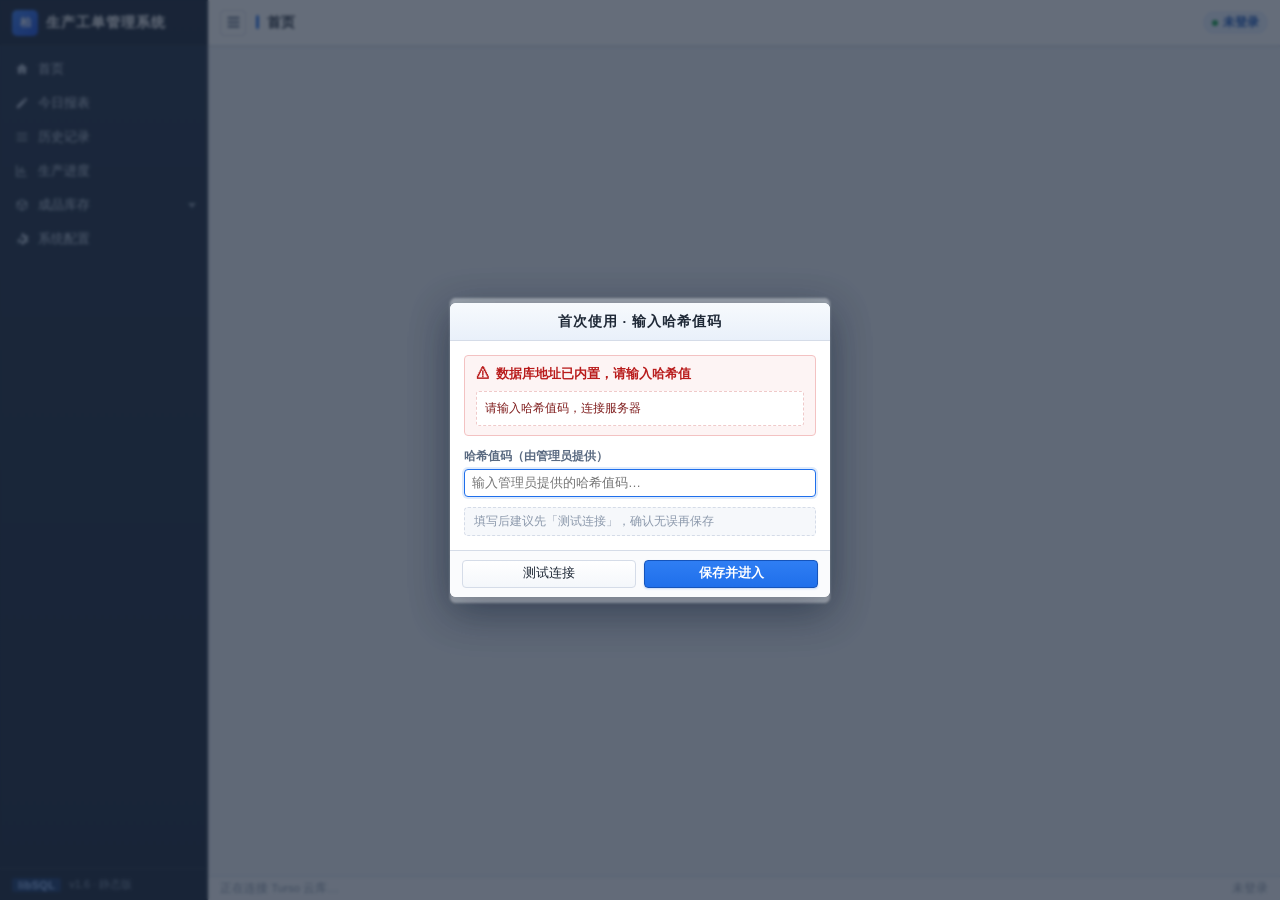
<file: index.html>
<!DOCTYPE html>
<html lang="zh-CN">
<head>
<meta charset="UTF-8" />
<meta name="viewport" content="width=device-width, initial-scale=1.0" />
<title>生产管理系统</title>
<link rel="icon" href="data:image/svg+xml,<svg xmlns='http://www.w3.org/2000/svg' viewBox='0 0 32 32'><rect width='32' height='32' rx='6' fill='%231f6feb'/><path d='M8 21h4v-6H8v6zm6 0h4V11h-4v10zm6 0h4v-9h-4v9z' fill='white'/></svg>\" />
<link rel="stylesheet" href="./css/base.css" />
<link rel="stylesheet" href="./css/components.css" />
<link rel="stylesheet" href="./css/pages.css" />
<link rel="stylesheet" href="./css/print.css" media="all" />
</head>
<body>

<div class="app">
  <!-- ============ 侧边导航 ============ -->
  <aside class="sidebar" id="sidebar">
    <div class="brand">
      <span class="brand-logo">柏</span>
      <span class="brand-text">生产工单管理系统</span>
    </div>

    <nav class="nav" id="nav">
      <a class="nav-item" href="#/home"      data-route="home"><i class="ico ico-home"></i><span>首页</span></a>
      <a class="nav-item" href="#/today"     data-route="today"><i class="ico ico-edit"></i><span>今日报表</span></a>
      <a class="nav-item" href="#/history"   data-route="history"><i class="ico ico-list"></i><span>历史记录</span></a>
      <a class="nav-item" href="#/progress"  data-route="progress"><i class="ico ico-chart"></i><span>生产进度</span></a>

      <div class="nav-group" data-group="stock">
        <a class="nav-item nav-parent" href="#/stock" data-route="stock">
          <i class="ico ico-box"></i><span>成品库存</span><i class="caret"></i>
        </a>
        <div class="nav-sub">
          <a class="nav-item sub" href="#/stock"    data-route="stock"><span>成品库存</span></a>
          <a class="nav-item sub" href="#/inbound"  data-route="inbound"><span>其他入库</span></a>
          <a class="nav-item sub" href="#/outbound" data-route="outbound"><span>成品出库</span></a>
        </div>
      </div>

      <a class="nav-item" href="#/settings"  data-route="settings"><i class="ico ico-cog"></i><span>系统配置</span></a>
    </nav>

    <div class="sidebar-foot">
      <div class="db-badge" id="dbBadge" title="数据引擎">libSQL</div>
      <div class="ver">v1.6 · 静态版</div>
    </div>
  </aside>

  <!-- ============ 主体 ============ -->
  <main class="main">
    <header class="topbar">
      <button class="icon-btn" id="btnToggleSide" title="收起/展开导航">☰</button>
      <div class="crumb" id="crumb">首页</div>
      <div class="topbar-right">
        <span class="user-chip" id="userChip"><i class="dot"></i><span id="userName">未登录</span></span>
        <button class="btn btn-sm hidden" id="btnSwitch" title="切换账号">切换账号</button>
        <button class="btn btn-sm hidden" id="btnLogout">退出</button>
      </div>
    </header>

    <section class="view" id="view"></section>

    <footer class="statusbar">
      <span id="statusMsg">就绪</span>
      <span class="spacer"></span>
      <span id="statusUser">未登录</span>
    </footer>
  </main>
</div>

<!-- 全局挂载点 -->
<div id="modalRoot"></div>
<div id="toastRoot" class="toast-root"></div>

<!-- A4 报表打印容器（屏幕上不可见，仅在打印时输出） -->
<div id="printArea"></div>

<!-- 登录门（打开网页即显示，未登录不可进入系统） -->
<div class="mask" id="loginMask">
  <div class="dialog dialog-sm login-gate">
    <div class="dialog-head">
      <span>生产管理系统 · 登录</span>
    </div>
    <div class="dialog-body">
      <div class="login-tabs">
        <button class="login-tab active" type="button" data-mode="admin">超级管理员</button>
        <button class="login-tab" type="button" data-mode="guest">游客码</button>
      </div>

      <div id="paneAdmin">
        <div class="field">
          <label>账号</label>
          <input type="text" id="loginUser" placeholder="请输入超级管理员账号" autocomplete="username" />
        </div>
        <div class="field">
          <label>密码</label>
          <input type="password" id="loginPass" placeholder="请输入密码" autocomplete="current-password" />
        </div>
      </div>

      <div id="paneGuest" class="hidden">
        <div class="field">
          <label>游客码</label>
          <input type="text" id="guestCode" placeholder="请输入游客码（由超级管理员创建）" autocomplete="off" />
        </div>
      </div>

      <div class="login-tip" id="loginTip">请输入超级管理员账号密码，或使用游客码（只读）进入</div>
    </div>
    <div class="dialog-foot">
      <button class="btn btn-primary" id="loginSubmit">登 录</button>
    </div>
  </div>
</div>

<script type="module" src="./js/app.js"></script>
</body>
</html>
</file>
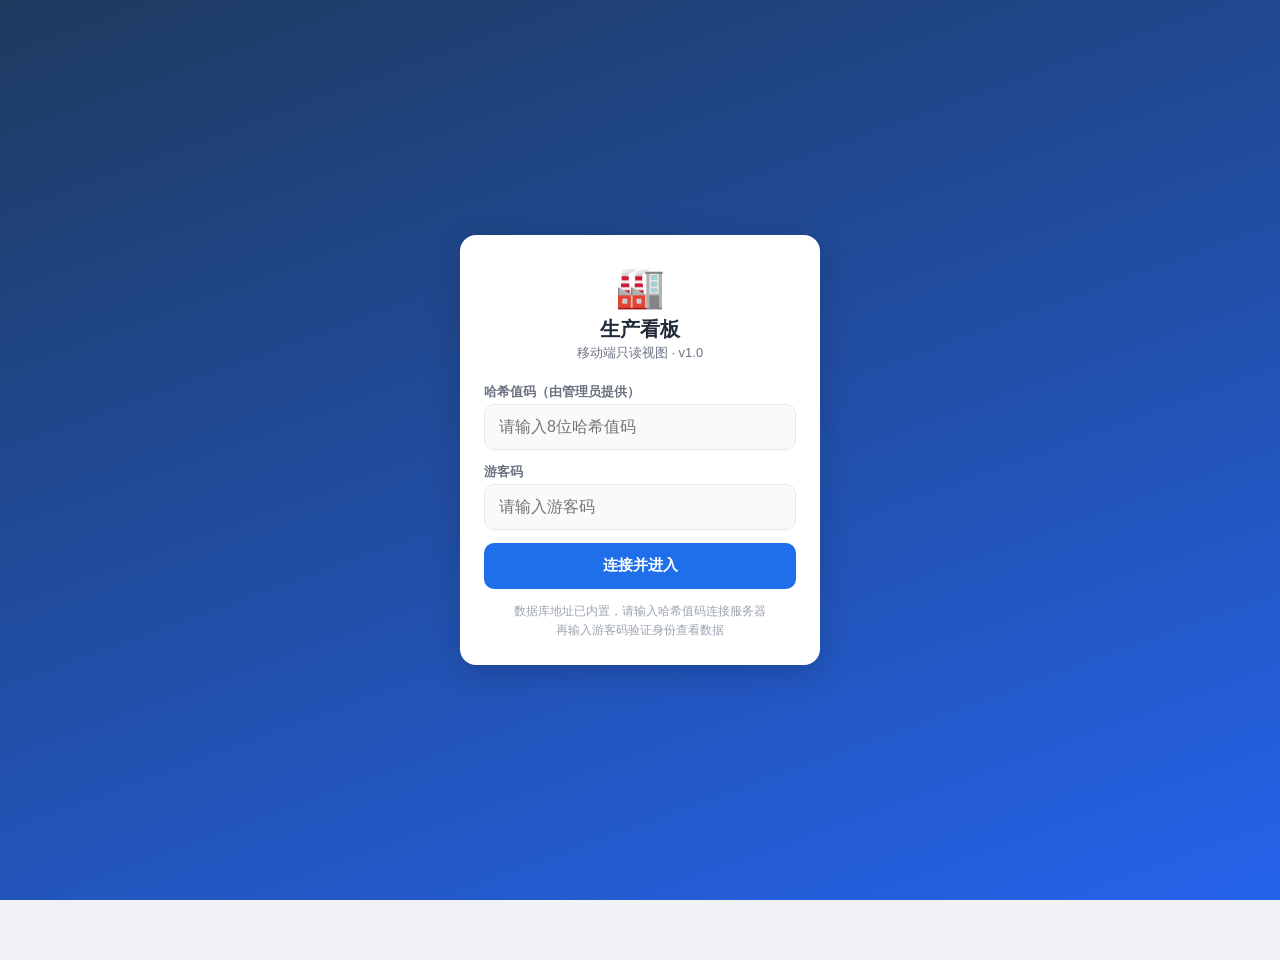
<file: mobile/index.html>
<!DOCTYPE html>
<html lang="zh-CN">
<head>
  <meta charset="UTF-8">
  <meta name="viewport" content="width=device-width, initial-scale=1.0, maximum-scale=1.0, user-scalable=no, viewport-fit=cover">
  <meta name="apple-mobile-web-app-capable" content="yes">
  <meta name="apple-mobile-web-app-status-bar-style" content="black-translucent">
  <meta name="theme-color" content="#1e3a5f">
  <title>生产看板 · 移动端</title>
  <link rel="stylesheet" href="./css/style.css">
</head>
<body>

  <!-- ==================== 登录页 ==================== -->
  <div id="loginPage" class="login-page">
    <div class="login-card">
      <div class="login-logo">
        <div class="icon">🏭</div>
        <h1>生产看板</h1>
        <p>移动端只读视图 · v1.0</p>
      </div>
      <div id="loginError" class="login-error"></div>
      <div class="field" id="cfgField">
        <label>哈希值码（由管理员提供）</label>
        <input id="cfgInput" type="text" placeholder="请输入8位哈希值码" autocomplete="off" maxlength="20">
      </div>
      <div class="field">
        <label>游客码</label>
        <input id="guestInput" type="text" placeholder="请输入游客码" autocomplete="off">
      </div>
      <button id="btnLogin" class="btn btn-primary">连接并进入</button>
      <div class="login-hint">数据库地址已内置，请输入哈希值码连接服务器<br>再输入游客码验证身份查看数据</div>
    </div>
  </div>

  <!-- ==================== 主应用 ==================== -->
  <div id="app" style="display:none">

    <!-- 顶部栏 -->
    <div class="topbar">
      <div class="title" id="topTitle">概览</div>
      <div class="user">
        <span id="userName"></span>
        <button class="btn-logout" id="btnLogout">退出</button>
      </div>
    </div>

    <!-- 页面：概览 -->
    <div id="pageHome" class="page active">
      <div class="kpi-grid" id="kpiGrid">
        <div class="kpi"><div class="k-value" id="kToday">-</div><div class="k-label">今日产量</div></div>
        <div class="kpi"><div class="k-value green" id="kTotal">-</div><div class="k-label">累计总产量</div></div>
        <div class="kpi"><div class="k-value orange" id="kOrders">-</div><div class="k-label">在制订单</div></div>
        <div class="kpi"><div class="k-value purple" id="kStock">-</div><div class="k-label">库存合计</div></div>
      </div>
      <div class="section">
        <div class="section-head">
          <div class="s-title">📊 近期产量</div>
          <div class="s-sub">含 UPPH</div>
        </div>
        <div id="recentList"></div>
      </div>
    </div>

    <!-- 页面：库存 -->
    <div id="pageStock" class="page">
      <div class="section" style="margin-top:12px">
        <div class="section-head">
          <div class="s-title">📦 成品库存</div>
          <div class="s-sub" id="stockCount"></div>
        </div>
        <div id="stockList"></div>
      </div>
    </div>

    <!-- 页面：进度 -->
    <div id="pageProgress" class="page">
      <div class="section" style="margin-top:12px">
        <div class="section-head">
          <div class="s-title">📋 生产进度</div>
          <div class="s-sub" id="orderCount"></div>
        </div>
        <div id="orderList"></div>
      </div>
    </div>

    <!-- 底部导航 -->
    <div class="tabbar">
      <button class="tab active" data-page="pageHome">
        <span class="t-icon">🏠</span>概览
      </button>
      <button class="tab" data-page="pageStock">
        <span class="t-icon">📦</span>库存
      </button>
      <button class="tab" data-page="pageProgress">
        <span class="t-icon">📋</span>进度
      </button>
    </div>

  </div>

  <script type="module" src="./js/app.js"></script>
</body>
</html>
</file>
<file: css/base.css>
/* ============================================================
   base.css —— 变量 / 重置 / 布局骨架（ERP 风格）
   ============================================================ */

:root {
  /* 主题色 */
  --c-primary: #1f6feb;
  --c-primary-d: #1554bb;
  --c-primary-l: #e8f1ff;
  --c-success: #16a34a;
  --c-warn: #e0a800;
  --c-danger: #dc2626;

  /* 中性色 */
  --c-bg: #eef1f6;
  --c-panel: #ffffff;
  --c-border: #d5dce8;
  --c-border-2: #e6ebf3;
  --c-text: #1f2937;
  --c-text-2: #5b6b82;
  --c-text-3: #8b98ab;
  --c-head: #e9f0fa;
  --c-head-2: #f6f9fd;
  --c-hover: #f2f7ff;
  --c-zebra: #fafbfd;

  /* 侧栏 */
  --c-side: #223046;
  --c-side-2: #1b273a;
  --c-side-text: #c6d2e2;

  /* 尺寸 */
  --side-w: 208px;
  --row-pad: 2px;          /* 行间距（可在系统配置中调节） */
  --radius: 4px;
  --topbar-h: 46px;

  --font: "Microsoft YaHei", "PingFang SC", "Segoe UI", "Hiragino Sans GB", Arial, sans-serif;
  --mono: "Consolas", "Menlo", monospace;
}

* { box-sizing: border-box; }

html, body {
  margin: 0;
  padding: 0;
  height: 100%;
  font-family: var(--font);
  font-size: 13px;
  color: var(--c-text);
  background: var(--c-bg);
  -webkit-font-smoothing: antialiased;
}

body { overflow: hidden; }

a { color: inherit; text-decoration: none; }
button, input, select, textarea { font-family: inherit; font-size: inherit; color: inherit; }
h1, h2, h3, h4, p { margin: 0; }
.hidden { display: none !important; }
.spacer { flex: 1; }

/* ---------- 滚动条 ---------- */
::-webkit-scrollbar { width: 10px; height: 10px; }
::-webkit-scrollbar-track { background: #f0f3f8; }
::-webkit-scrollbar-thumb { background: #c2ccdb; border-radius: 5px; border: 2px solid #f0f3f8; }
::-webkit-scrollbar-thumb:hover { background: #a8b5c9; }

/* ============================================================
   布局
   ============================================================ */
.app { display: flex; height: 100vh; width: 100%; }

/* ---------- 侧边栏 ---------- */
.sidebar {
  width: var(--side-w);
  flex: 0 0 var(--side-w);
  background: linear-gradient(180deg, var(--c-side) 0%, var(--c-side-2) 100%);
  display: flex;
  flex-direction: column;
  transition: width .18s ease, flex-basis .18s ease;
  overflow: hidden;
}
.app.collapsed { --side-w: 52px; }
.app.collapsed .brand-text,
.app.collapsed .nav-item span,
.app.collapsed .caret,
.app.collapsed .sidebar-foot .ver { display: none; }
.app.collapsed .nav-item { justify-content: center; padding-left: 0; padding-right: 0; }
.app.collapsed .nav-sub { display: none !important; }

.brand {
  height: var(--topbar-h);
  display: flex;
  align-items: center;
  gap: 8px;
  padding: 0 12px;
  background: rgba(0, 0, 0, .18);
  border-bottom: 1px solid rgba(255, 255, 255, .06);
  white-space: nowrap;
}
.brand-logo {
  width: 26px; height: 26px; flex: 0 0 26px;
  border-radius: 5px;
  background: linear-gradient(135deg, #3b82f6, #1d4ed8);
  color: #fff; font-size: 11px; font-weight: 700;
  display: flex; align-items: center; justify-content: center;
  letter-spacing: -.5px;
}
.brand-text { color: #fff; font-size: 14px; font-weight: 600; letter-spacing: 1px; }

.nav { flex: 1; overflow-y: auto; padding: 6px 0; }
.nav::-webkit-scrollbar { width: 6px; }
.nav::-webkit-scrollbar-thumb { background: rgba(255,255,255,.15); border: none; }

.nav-item {
  display: flex;
  align-items: center;
  gap: 9px;
  height: 34px;
  padding: 0 12px;
  color: var(--c-side-text);
  font-size: 13px;
  cursor: pointer;
  border-left: 3px solid transparent;
  transition: background .12s, color .12s;
  white-space: nowrap;
  user-select: none;
}
.nav-item:hover { background: rgba(255, 255, 255, .06); color: #fff; }
.nav-item.active {
  background: rgba(31, 111, 235, .22);
  border-left-color: var(--c-primary);
  color: #fff;
  font-weight: 600;
}
.nav-item.sub { height: 30px; padding-left: 40px; font-size: 12.5px; }
.nav-item.sub.active { background: rgba(31,111,235,.16); }
.nav-item .caret {
  margin-left: auto;
  width: 0; height: 0;
  border-left: 4px solid transparent;
  border-right: 4px solid transparent;
  border-top: 5px solid currentColor;
  opacity: .6;
  transition: transform .15s;
}
.nav-group.open .caret { transform: rotate(180deg); }
.nav-sub { display: none; background: rgba(0, 0, 0, .16); }
.nav-group.open .nav-sub { display: block; }

.sidebar-foot {
  display: flex; align-items: center; gap: 8px;
  padding: 8px 12px;
  border-top: 1px solid rgba(255,255,255,.07);
  font-size: 11px; color: #7d8ea6;
}
.db-badge {
  padding: 1px 6px; border-radius: 3px;
  background: rgba(31,111,235,.28); color: #9dc0f7;
  font-weight: 600; letter-spacing: .3px;
}

/* 图标（纯 CSS 方块，避免外部依赖） */
.ico {
  width: 14px; height: 14px; flex: 0 0 14px;
  display: inline-block;
  background: currentColor;
  opacity: .85;
  -webkit-mask-size: contain; mask-size: contain;
  -webkit-mask-repeat: no-repeat; mask-repeat: no-repeat;
  -webkit-mask-position: center; mask-position: center;
}
.ico-home  { -webkit-mask-image: url("data:image/svg+xml,%3Csvg xmlns='http://www.w3.org/2000/svg' viewBox='0 0 24 24'%3E%3Cpath d='M12 3 2 11h3v9h6v-6h2v6h6v-9h3z'/%3E%3C/svg%3E"); mask-image: url("data:image/svg+xml,%3Csvg xmlns='http://www.w3.org/2000/svg' viewBox='0 0 24 24'%3E%3Cpath d='M12 3 2 11h3v9h6v-6h2v6h6v-9h3z'/%3E%3C/svg%3E"); }
.ico-edit  { -webkit-mask-image: url("data:image/svg+xml,%3Csvg xmlns='http://www.w3.org/2000/svg' viewBox='0 0 24 24'%3E%3Cpath d='M3 17.2V21h3.8L18 9.8 14.2 6zM20.7 7.1a1 1 0 0 0 0-1.4l-2.4-2.4a1 1 0 0 0-1.4 0L15.1 5l3.9 3.9z'/%3E%3C/svg%3E"); mask-image: url("data:image/svg+xml,%3Csvg xmlns='http://www.w3.org/2000/svg' viewBox='0 0 24 24'%3E%3Cpath d='M3 17.2V21h3.8L18 9.8 14.2 6zM20.7 7.1a1 1 0 0 0 0-1.4l-2.4-2.4a1 1 0 0 0-1.4 0L15.1 5l3.9 3.9z'/%3E%3C/svg%3E"); }
.ico-list  { -webkit-mask-image: url("data:image/svg+xml,%3Csvg xmlns='http://www.w3.org/2000/svg' viewBox='0 0 24 24'%3E%3Cpath d='M3 5h18v2H3zm0 6h18v2H3zm0 6h18v2H3z'/%3E%3C/svg%3E"); mask-image: url("data:image/svg+xml,%3Csvg xmlns='http://www.w3.org/2000/svg' viewBox='0 0 24 24'%3E%3Cpath d='M3 5h18v2H3zm0 6h18v2H3zm0 6h18v2H3z'/%3E%3C/svg%3E"); }
.ico-chart { -webkit-mask-image: url("data:image/svg+xml,%3Csvg xmlns='http://www.w3.org/2000/svg' viewBox='0 0 24 24'%3E%3Cpath d='M4 20h16v2H2V2h2zM7 16h2V9H7zm4 0h2V5h-2zm4 0h2v-5h-2z'/%3E%3C/svg%3E"); mask-image: url("data:image/svg+xml,%3Csvg xmlns='http://www.w3.org/2000/svg' viewBox='0 0 24 24'%3E%3Cpath d='M4 20h16v2H2V2h2zM7 16h2V9H7zm4 0h2V5h-2zm4 0h2v-5h-2z'/%3E%3C/svg%3E"); }
.ico-box   { -webkit-mask-image: url("data:image/svg+xml,%3Csvg xmlns='http://www.w3.org/2000/svg' viewBox='0 0 24 24'%3E%3Cpath d='M12 2 3 7v10l9 5 9-5V7zm0 2.3 6.5 3.6L12 11.5 5.5 7.9zM5 9.7l6 3.3v6.7l-6-3.3zm8 10v-6.7l6-3.3v6.7z'/%3E%3C/svg%3E"); mask-image: url("data:image/svg+xml,%3Csvg xmlns='http://www.w3.org/2000/svg' viewBox='0 0 24 24'%3E%3Cpath d='M12 2 3 7v10l9 5 9-5V7zm0 2.3 6.5 3.6L12 11.5 5.5 7.9zM5 9.7l6 3.3v6.7l-6-3.3zm8 10v-6.7l6-3.3v6.7z'/%3E%3C/svg%3E"); }
.ico-cog   { -webkit-mask-image: url("data:image/svg+xml,%3Csvg xmlns='http://www.w3.org/2000/svg' viewBox='0 0 24 24'%3E%3Cpath d='M12 8a4 4 0 1 0 0 8 4 4 0 0 0 0-8zm9.4 4c0 .6-.1 1.1-.2 1.7l2 1.5-2 3.4-2.3-.9c-.9.7-1.9 1.2-3 1.6L15.5 22h-4l-.4-2.7c-1.1-.4-2.1-.9-3-1.6l-2.3.9-2-3.4 2-1.5c-.1-.6-.2-1.1-.2-1.7s.1-1.1.2-1.7l-2-1.5 2-3.4 2.3.9c.9-.7 1.9-1.2 3-1.6L11.5 2h4l.4 2.7c1.1.4 2.1.9 3 1.6l2.3-.9 2 3.4-2 1.5c.1.6.2 1.1.2 1.7z'/%3E%3C/svg%3E"); mask-image: url("data:image/svg+xml,%3Csvg xmlns='http://www.w3.org/2000/svg' viewBox='0 0 24 24'%3E%3Cpath d='M12 8a4 4 0 1 0 0 8 4 4 0 0 0 0-8zm9.4 4c0 .6-.1 1.1-.2 1.7l2 1.5-2 3.4-2.3-.9c-.9.7-1.9 1.2-3 1.6L15.5 22h-4l-.4-2.7c-1.1-.4-2.1-.9-3-1.6l-2.3.9-2 3.4 2-1.5c-.1-.6-.2-1.1-.2-1.7s.1-1.1.2-1.7l-2-1.5 2-3.4 2.3.9c.9-.7 1.9-1.2 3-1.6L11.5 2h4l.4 2.7c1.1.4 2.1.9 3 1.6l2.3-.9 2 3.4-2 1.5c.1.6.2 1.1.2 1.7z'/%3E%3C/svg%3E"); }

/* ---------- 主区 ---------- */
.main { flex: 1; min-width: 0; display: flex; flex-direction: column; }

.topbar {
  height: var(--topbar-h);
  flex: 0 0 var(--topbar-h);
  background: var(--c-panel);
  border-bottom: 1px solid var(--c-border);
  display: flex;
  align-items: center;
  gap: 10px;
  padding: 0 12px;
  box-shadow: 0 1px 2px rgba(16, 32, 58, .05);
  z-index: 20;
}
.crumb { font-size: 13.5px; font-weight: 600; color: var(--c-text); }
.crumb::before { content: ""; display: inline-block; width: 3px; height: 14px; background: var(--c-primary); margin-right: 8px; vertical-align: -2px; border-radius: 2px; }
.topbar-right { margin-left: auto; display: flex; align-items: center; gap: 8px; }

.user-chip {
  display: inline-flex; align-items: center; gap: 5px;
  padding: 3px 9px;
  border-radius: 11px;
  background: var(--c-primary-l);
  color: var(--c-primary-d);
  font-size: 12px; font-weight: 600;
}
.user-chip .dot { width: 6px; height: 6px; border-radius: 50%; background: var(--c-success); }
.user-chip.guest { background: #f1f3f6; color: var(--c-text-3); }
.user-chip.guest .dot { background: #b6bfcc; }

.icon-btn {
  width: 26px; height: 26px;
  border: 1px solid var(--c-border);
  background: #fff; border-radius: var(--radius);
  cursor: pointer; color: var(--c-text-2);
  line-height: 1;
}
.icon-btn:hover { background: var(--c-hover); color: var(--c-primary); }

.view {
  flex: 1;
  overflow: auto;
  padding: 10px 12px 16px;
}

.statusbar {
  height: 24px;
  flex: 0 0 24px;
  display: flex; align-items: center; gap: 10px;
  padding: 0 12px;
  background: #f7f9fc;
  border-top: 1px solid var(--c-border);
  font-size: 11.5px; color: var(--c-text-3);
}
</file>
<file: css/components.css>
/* ============================================================
   components.css —— 通用组件（面板 / 按钮 / 表单 / 表格 / 弹窗）
   ============================================================ */

/* ---------------- 面板 ---------------- */
.panel {
  background: var(--c-panel);
  border: 1px solid var(--c-border);
  border-radius: var(--radius);
  margin-bottom: 10px;
  overflow: hidden;
}
.panel-head {
  display: flex;
  align-items: center;
  gap: 8px;
  padding: 0 10px;
  height: 34px;
  background: linear-gradient(180deg, #fbfdff, var(--c-head-2));
  border-bottom: 1px solid var(--c-border);
}
.panel-head .title {
  font-size: 13px;
  font-weight: 700;
  color: var(--c-text);
  display: flex; align-items: center; gap: 6px;
}
.panel-head .title::before {
  content: ""; width: 3px; height: 13px; background: var(--c-primary); border-radius: 2px;
}
.panel-head .sub { font-size: 11.5px; color: var(--c-text-3); }
.panel-head .tools { margin-left: auto; display: flex; align-items: center; gap: 6px; flex-wrap: wrap; }
.panel-body { padding: 10px; }
.panel-body.tight { padding: 0; }

/* ---------------- 按钮 ---------------- */
.btn {
  display: inline-flex;
  align-items: center;
  justify-content: center;
  gap: 5px;
  height: 28px;
  padding: 0 12px;
  border: 1px solid var(--c-border);
  background: linear-gradient(180deg, #ffffff, #f4f7fb);
  color: var(--c-text);
  border-radius: var(--radius);
  cursor: pointer;
  white-space: nowrap;
  font-size: 12.5px;
  transition: all .12s;
  user-select: none;
}
.btn:hover { border-color: #a9bcd6; background: linear-gradient(180deg, #fff, var(--c-hover)); color: var(--c-primary-d); }
.btn:active { transform: translateY(1px); }
.btn:disabled { opacity: .5; cursor: not-allowed; transform: none; }

.btn-primary {
  border-color: var(--c-primary-d);
  background: linear-gradient(180deg, #2f7ef3, var(--c-primary));
  color: #fff;
  font-weight: 600;
  box-shadow: 0 1px 2px rgba(31,111,235,.25);
}
.btn-primary:hover { background: linear-gradient(180deg, #4a90f5, var(--c-primary-d)); color: #fff; border-color: var(--c-primary-d); }
.btn-success { border-color: #12833c; background: linear-gradient(180deg, #22b455, #16a34a); color: #fff; font-weight: 600; }
.btn-success:hover { background: linear-gradient(180deg, #2cc161, #12833c); color: #fff; }
.btn-danger { border-color: #b91c1c; background: linear-gradient(180deg, #ef4444, #dc2626); color: #fff; font-weight: 600; }
.btn-danger:hover { background: linear-gradient(180deg, #f56060, #b91c1c); color: #fff; }
.btn-ghost { background: transparent; border-color: transparent; color: var(--c-primary); }
.btn-ghost:hover { background: var(--c-primary-l); border-color: transparent; }
.btn-sm { height: 24px; padding: 0 9px; font-size: 12px; }
.btn-xs { height: 21px; padding: 0 7px; font-size: 11.5px; }
.btn-link {
  background: none; border: none; color: var(--c-primary);
  cursor: pointer; padding: 0 4px; font-size: 12px;
}
.btn-link:hover { text-decoration: underline; }
.btn-link.danger { color: var(--c-danger); }

.btn-group { display: inline-flex; gap: 0; }
.btn-group .btn { border-radius: 0; margin-left: -1px; }
.btn-group .btn:first-child { border-radius: var(--radius) 0 0 var(--radius); margin-left: 0; }
.btn-group .btn:last-child { border-radius: 0 var(--radius) var(--radius) 0; }
.btn-group .btn.active { background: var(--c-primary); color: #fff; border-color: var(--c-primary-d); font-weight: 600; z-index: 1; }

/* ---------------- 表单 ---------------- */
.field { display: flex; flex-direction: column; gap: 4px; margin-bottom: 10px; }
.field > label { font-size: 12px; color: var(--c-text-2); font-weight: 600; }
.field > label .req { color: var(--c-danger); }

input[type="text"], input[type="password"], input[type="number"], input[type="date"],
input[type="month"], input[type="search"], select, textarea {
  height: 28px;
  padding: 0 7px;
  border: 1px solid var(--c-border);
  border-radius: var(--radius);
  background: #fff;
  outline: none;
  transition: border-color .12s, box-shadow .12s;
  width: 100%;
}
textarea { height: auto; padding: 6px 7px; line-height: 1.55; resize: vertical; }
input:focus, select:focus, textarea:focus { border-color: var(--c-primary); box-shadow: 0 0 0 2px rgba(31,111,235,.14); }
input:disabled, select:disabled, textarea:disabled { background: #f4f6f9; color: var(--c-text-3); cursor: not-allowed; }
input[readonly] { background: #f7f9fc; color: var(--c-text-2); }

.input-sm { height: 24px; font-size: 12px; }
.form-grid { display: grid; grid-template-columns: repeat(auto-fill, minmax(150px, 1fr)); gap: 8px 12px; }
.form-row { display: flex; gap: 8px; align-items: center; flex-wrap: wrap; }
.inline-field { display: flex; align-items: center; gap: 6px; }
.inline-field > label { font-size: 12px; color: var(--c-text-2); white-space: nowrap; }
.hint { font-size: 11.5px; color: var(--c-text-3); }

/* ---------------- 表格 ---------------- */
.table-wrap {
  width: 100%;
  overflow: auto;
  background: #fff;
  position: relative;
}
table.grid {
  border-collapse: separate;
  border-spacing: 0;
  width: 100%;
  min-width: 100%;
  table-layout: fixed;
  font-size: 12.5px;
}
table.grid th, table.grid td {
  padding: var(--row-pad) 6px;
  border-right: 1px solid var(--c-border-2);
  border-bottom: 1px solid var(--c-border-2);
  line-height: 1.45;
  text-align: left;
  vertical-align: middle;
  overflow: hidden;
  text-overflow: ellipsis;
  white-space: nowrap;
}
table.grid thead th {
  position: sticky;
  top: 0;
  z-index: 3;
  background: linear-gradient(180deg, #f2f7fd, var(--c-head));
  color: #33465e;
  font-weight: 700;
  font-size: 12px;
  border-bottom: 1px solid #c9d6e8;
  user-select: none;
}
table.grid tbody tr:nth-child(even) { background: var(--c-zebra); }
table.grid tbody tr:hover { background: var(--c-hover); }
table.grid tbody tr.selected { background: #e4efff; }
table.grid tfoot td {
  position: sticky; bottom: 0; z-index: 2;
  background: #f3f7fd;
  font-weight: 700;
  border-top: 1px solid #c9d6e8;
  padding: calc(var(--row-pad) + 2px) 6px;
}
table.grid td.num, table.grid th.num { text-align: right; font-family: var(--mono); }
table.grid td.center, table.grid th.center { text-align: center; }
table.grid td.wrap { white-space: normal; word-break: break-all; }
table.grid tr.row-warn td { background: #fff8e1; }
table.grid tr.row-danger td { background: #fdecec; }
table.grid tbody tr.row-click { cursor: pointer; }
td.actions { text-align: center; white-space: nowrap; }

/* 可编辑单元格 */
table.grid td.editable { padding: 0; }
table.grid td.editable input,
table.grid td.editable select {
  width: 100%; height: 100%;
  border: none; background: transparent;
  border-radius: 0;
  padding: calc(var(--row-pad) + 1px) 6px;
  font-size: 12.5px;
}
table.grid td.editable input:focus { background: #fff; box-shadow: inset 0 0 0 2px var(--c-primary); }
table.grid td.editable input.num { text-align: right; font-family: var(--mono); }

/* 列宽拖拽手柄 */
.col-resizer {
  position: absolute;
  top: 0; right: -4px;
  width: 9px; height: 100%;
  cursor: col-resize;
  z-index: 5;
  user-select: none;
}
.col-resizer::after {
  content: ""; position: absolute; left: 4px; top: 15%; height: 70%; width: 1px;
  background: transparent;
}
.col-resizer:hover::after { background: var(--c-primary); }
body.col-resizing { cursor: col-resize !important; user-select: none; }
body.col-resizing * { cursor: col-resize !important; }

/* 进度条 */
.progress {
  position: relative;
  height: 14px;
  background: #eef1f6;
  border-radius: 7px;
  overflow: hidden;
  border: 1px solid var(--c-border-2);
  min-width: 60px;
}
.progress > span {
  display: block; height: 100%;
  background: linear-gradient(90deg, #4a90f5, #1f6feb);
  transition: width .3s;
}
.progress > b {
  position: absolute; inset: 0;
  font-size: 10.5px; font-weight: 600; color: #2b3d55;
  display: flex; align-items: center; justify-content: center;
  font-family: var(--mono);
}
.progress.done > span { background: linear-gradient(90deg, #34d399, #16a34a); }

/* ---------------- 徽标 ---------------- */
.badge {
  display: inline-block;
  padding: 1px 7px;
  border-radius: 9px;
  font-size: 11.5px;
  font-weight: 600;
  line-height: 16px;
  border: 1px solid transparent;
}
.badge-gray   { background: #f1f3f6; color: #64748b; border-color: #e2e6ec; }
.badge-blue   { background: #e8f1ff; color: #1554bb; border-color: #cfe1ff; }
.badge-green  { background: #e7f8ee; color: #15803d; border-color: #cdeedb; }
.badge-yellow { background: #fff8e1; color: #a97f00; border-color: #f3e3ad; }
.badge-purple { background: #f3ebff; color: #6d28d9; border-color: #e3d5ff; }
.badge-red    { background: #fdecec; color: #b91c1c; border-color: #f8d4d4; }

/* 订单状态文字色 */
.st-下达 { color: #d9a400; font-weight: 700; }
.st-开工 { color: #1f6feb; font-weight: 700; }
.st-完工 { color: #16a34a; font-weight: 700; }
.st-结单 { color: #135c2b; font-weight: 700; }
.st-追加 { color: #7c3aed; font-weight: 700; }

/* ---------------- 工具栏 ---------------- */
.toolbar {
  display: flex; align-items: center; gap: 6px; flex-wrap: wrap;
  padding: 6px 8px;
  background: #fbfcfe;
  border-bottom: 1px solid var(--c-border-2);
}
.toolbar .sep { width: 1px; height: 18px; background: var(--c-border); margin: 0 3px; }
.toolbar .grow { flex: 1; }
.toolbar .search { position: relative; }
.toolbar .search input { width: 190px; padding-left: 24px; }
.toolbar .search::before {
  content: "🔍"; position: absolute; left: 6px; top: 50%; transform: translateY(-50%);
  font-size: 11px; opacity: .5; pointer-events: none;
}

/* ---------------- 弹窗 ---------------- */
.mask {
  position: fixed; inset: 0;
  background: rgba(24, 36, 56, .42);
  display: flex; align-items: center; justify-content: center;
  z-index: 900;
  padding: 16px;
  backdrop-filter: blur(1px);
}
.dialog {
  background: #fff;
  border-radius: 6px;
  box-shadow: 0 12px 40px rgba(10, 25, 50, .28);
  width: 520px;
  max-width: 100%;
  max-height: 90vh;
  display: flex;
  flex-direction: column;
  animation: dlgIn .14s ease-out;
}
@keyframes dlgIn { from { transform: translateY(-8px) scale(.99); opacity: .6; } to { transform: none; opacity: 1; } }
.dialog-sm { width: 380px; }
.dialog-lg { width: 860px; }
.dialog-head {
  display: flex; align-items: center;
  height: 38px; padding: 0 12px;
  background: linear-gradient(180deg, #f7fafd, var(--c-head));
  border-bottom: 1px solid var(--c-border);
  font-weight: 700; font-size: 13.5px;
  border-radius: 6px 6px 0 0;
}
.dialog-head .dialog-x {
  margin-left: auto; border: none; background: none;
  font-size: 18px; line-height: 1; cursor: pointer; color: var(--c-text-3);
  padding: 0 2px;
}
.dialog-head .dialog-x:hover { color: var(--c-danger); }
.dialog-body { padding: 14px; overflow: auto; flex: 1; }
.dialog-foot {
  display: flex; justify-content: flex-end; gap: 8px;
  padding: 9px 12px;
  border-top: 1px solid var(--c-border);
  background: #fafbfd;
  border-radius: 0 0 6px 6px;
}

/* ---------------- 提示 ---------------- */
.toast-root {
  position: fixed; top: 14px; left: 50%; transform: translateX(-50%);
  z-index: 1000; display: flex; flex-direction: column; gap: 8px; align-items: center;
  pointer-events: none;
}
.toast {
  min-width: 180px; max-width: 460px;
  padding: 8px 14px;
  border-radius: 4px;
  background: #fff;
  border-left: 3px solid var(--c-primary);
  box-shadow: 0 6px 22px rgba(12, 30, 60, .18);
  font-size: 12.5px;
  animation: toastIn .16s ease-out;
  display: flex; align-items: center; gap: 7px;
}
.toast.success { border-left-color: var(--c-success); }
.toast.error   { border-left-color: var(--c-danger); }
.toast.warn    { border-left-color: var(--c-warn); }
.toast .t-ico { font-weight: 700; }
.toast.success .t-ico { color: var(--c-success); }
.toast.error .t-ico { color: var(--c-danger); }
.toast.warn .t-ico { color: var(--c-warn); }
.toast.info .t-ico { color: var(--c-primary); }
@keyframes toastIn { from { opacity: 0; transform: translateY(-10px); } to { opacity: 1; transform: none; } }

/* ---------------- 空态 / 加载 ---------------- */
.empty {
  padding: 42px 16px;
  text-align: center;
  color: var(--c-text-3);
  font-size: 12.5px;
}
.empty .big { font-size: 30px; opacity: .35; display: block; margin-bottom: 8px; }
.loading { padding: 36px; text-align: center; color: var(--c-text-3); font-size: 12.5px; }
.loading::before {
  content: ""; display: inline-block;
  width: 14px; height: 14px; margin-right: 8px;
  border: 2px solid var(--c-border); border-top-color: var(--c-primary);
  border-radius: 50%; vertical-align: -2px;
  animation: spin .7s linear infinite;
}
@keyframes spin { to { transform: rotate(360deg); } }

/* ---------------- KPI 卡片 ---------------- */
.kpi-row { display: grid; grid-template-columns: repeat(auto-fit, minmax(150px, 1fr)); gap: 10px; margin-bottom: 10px; }
.kpi {
  background: #fff; border: 1px solid var(--c-border); border-radius: var(--radius);
  padding: 10px 12px; position: relative; overflow: hidden;
}
.kpi::after {
  content: ""; position: absolute; right: -18px; top: -18px;
  width: 56px; height: 56px; border-radius: 50%;
  background: var(--c-primary-l);
}
.kpi .k-label { font-size: 12px; color: var(--c-text-2); position: relative; z-index: 1; }
.kpi .k-value { font-size: 22px; font-weight: 700; font-family: var(--mono); color: var(--c-primary-d); margin-top: 3px; position: relative; z-index: 1; }
.kpi .k-unit { font-size: 11.5px; font-weight: 400; color: var(--c-text-3); margin-left: 3px; }

/* ---------------- 标签页 ---------------- */
.tabs { display: flex; gap: 2px; border-bottom: 1px solid var(--c-border); margin-bottom: 10px; }
.tabs .tab {
  padding: 6px 16px; cursor: pointer; font-size: 12.5px;
  border: 1px solid transparent; border-bottom: none;
  border-radius: 4px 4px 0 0; color: var(--c-text-2);
  margin-bottom: -1px;
}
.tabs .tab:hover { color: var(--c-primary); background: var(--c-hover); }
.tabs .tab.active {
  background: #fff; border-color: var(--c-border); border-bottom-color: #fff;
  color: var(--c-primary); font-weight: 700;
}

/* ---------------- 分页 ---------------- */
.pager { display: flex; align-items: center; gap: 6px; justify-content: flex-end; padding: 6px 10px; font-size: 12px; color: var(--c-text-2); border-top: 1px solid var(--c-border-2); background: #fbfcfe; }
.pager button {
  min-width: 26px; height: 24px; border: 1px solid var(--c-border); background: #fff;
  border-radius: 3px; cursor: pointer; font-size: 12px;
}
.pager button:hover:not(:disabled) { border-color: var(--c-primary); color: var(--c-primary); }
.pager button.active { background: var(--c-primary); border-color: var(--c-primary); color: #fff; font-weight: 700; }
.pager button:disabled { opacity: .45; cursor: not-allowed; }
.pager .pager-size {
  margin-left: 6px; height: 24px; padding: 0 4px; border: 1px solid var(--c-border);
  border-radius: 3px; background: #fff; font-size: 12px; color: var(--c-text-2);
  cursor: pointer; outline: none;
}
.pager .pager-size:hover { border-color: var(--c-primary); color: var(--c-primary); }
.pager .pager-size:focus { border-color: var(--c-primary); }

/* ---------------- 游客遮罩提示 ---------------- */
.guest-bar {
  display: flex; align-items: center; gap: 8px;
  padding: 6px 10px; margin-bottom: 10px;
  background: #fff8e1; border: 1px solid #f3e3ad; border-radius: var(--radius);
  color: #8a6d00; font-size: 12.5px;
}
.guest-bar .btn { margin-left: auto; }

/* ---------------- 删除确认（危险操作） ---------------- */
.danger-box {
  border: 1px solid #f3c2c2;
  background: #fdf4f4;
  border-radius: 4px;
  padding: 9px 11px;
  margin-bottom: 12px;
}
.danger-box .danger-title {
  display: flex;
  align-items: flex-start;
  gap: 6px;
  color: #b91c1c;
  font-weight: 700;
  font-size: 12.5px;
  line-height: 1.5;
}
.danger-box .danger-title::before {
  content: "⚠";
  font-size: 14px;
  line-height: 1.25;
  flex: 0 0 auto;
}
.danger-box .danger-detail {
  margin-top: 7px;
  padding: 6px 8px;
  background: #fff;
  border: 1px dashed #f0caca;
  border-radius: 3px;
  font-size: 12px;
  line-height: 1.7;
  color: #7f1d1d;
  word-break: break-all;
  max-height: 96px;
  overflow: auto;
}
.danger-box .danger-tip {
  margin-top: 7px;
  font-size: 11.5px;
  color: #a15c5c;
  line-height: 1.6;
}
</file>
<file: css/pages.css>
/* ============================================================
   pages.css —— 各页面专属样式
   ============================================================ */

/* ---------------- 今日报表 ---------------- */
.today-head {
  display: grid;
  grid-template-columns: repeat(auto-fit, minmax(132px, 1fr));
  gap: 0;
  padding: 0;
  background: linear-gradient(180deg, #fdfefe, #f7fafd);
}
.today-head .cell {
  padding: 9px 12px;
  border-right: 1px dashed var(--c-border-2);
  position: relative;
}
.today-head .cell:last-child { border-right: none; }
.today-head .cell > label {
  display: block;
  font-size: 11.5px; color: var(--c-text-3);
  margin-bottom: 4px; font-weight: 600;
  letter-spacing: .3px;
}
.today-head .cell input,
.today-head .cell select {
  height: 30px;
  font-size: 13.5px;
  font-weight: 600;
  color: var(--c-primary-d);
  background: #fff;
}
.today-head .cell.metric {
  background: linear-gradient(180deg, #f4f9ff, #eaf3ff);
}
.today-head .cell.metric .val {
  height: 30px;
  display: flex; align-items: center;
  font-family: var(--mono);
  font-size: 19px; font-weight: 700;
  color: var(--c-primary);
}
.today-head .cell.metric .val small { font-size: 11px; font-weight: 400; color: var(--c-text-3); margin-left: 4px; }
.today-head .cell.metric.total .val { color: #16a34a; }

/* 明细表格输入框紧凑化 */
table.grid.detail td.editable input { font-weight: 400; }
table.grid.detail tbody tr td:first-child { background: #f7f9fc; }

/* 快速录入区 */
.quick-add {
  display: flex; align-items: center; gap: 6px; flex-wrap: wrap;
  padding: 7px 10px;
  background: #f4f9ff;
  border-bottom: 1px solid var(--c-border-2);
}
.quick-add .qa-label { font-size: 12px; font-weight: 700; color: var(--c-primary-d); }
.quick-add select { width: auto; min-width: 240px; max-width: 400px; height: 26px; }
.quick-add .hint { color: var(--c-text-3); }

/* 自动补全下拉 */
.ac-list {
  position: absolute;
  z-index: 800;
  background: #fff;
  border: 1px solid var(--c-border);
  border-radius: var(--radius);
  box-shadow: 0 8px 24px rgba(12,30,60,.16);
  max-height: 240px;
  overflow: auto;
  font-size: 12.5px;
  min-width: 240px;
}
.ac-list .ac-item { padding: 5px 9px; cursor: pointer; display: flex; gap: 8px; }
.ac-list .ac-item:hover, .ac-list .ac-item.active { background: var(--c-primary-l); }
.ac-list .ac-item .code { font-family: var(--mono); color: var(--c-primary-d); font-weight: 600; min-width: 84px; }
.ac-list .ac-item .name { flex: 1; }
.ac-list .ac-item .spec { color: var(--c-text-3); }

/* ---------------- 首页 ---------------- */
.chart-box { padding: 6px 10px 10px; position: relative; }
.chart-box svg { display: block; width: 100%; }
.chart-legend { display: flex; gap: 14px; font-size: 12px; color: var(--c-text-2); padding: 0 12px 6px; }
.chart-legend .lg { display: inline-flex; align-items: center; gap: 5px; }
.chart-legend .sw { width: 10px; height: 10px; border-radius: 2px; display: inline-block; }
.chart-tip {
  position: absolute; pointer-events: none; z-index: 12;
  background: rgba(23, 39, 62, .93); color: #fff;
  padding: 6px 9px; border-radius: 3px; font-size: 11.5px; line-height: 1.6;
  white-space: nowrap; display: none;
  box-shadow: 0 6px 18px rgba(10,25,50,.28);
}
.chart-tip b { font-family: var(--mono); }

/* ---------------- 系统配置 ---------------- */
.cfg-grid { display: grid; grid-template-columns: 1fr 1fr; gap: 10px; }
@media (max-width: 1100px) { .cfg-grid { grid-template-columns: 1fr; } }

.slider-row { display: flex; align-items: center; gap: 10px; }
.slider-row input[type="range"] { flex: 1; accent-color: var(--c-primary); }
.slider-row .slider-val { font-family: var(--mono); color: var(--c-primary-d); font-weight: 700; min-width: 44px; text-align: right; }

.cfg-actions { display: flex; flex-wrap: wrap; gap: 8px; }
.cfg-note { font-size: 11.5px; color: var(--c-text-3); line-height: 1.7; }
.cfg-note code { background: #f1f4f9; padding: 1px 5px; border-radius: 3px; font-family: var(--mono); }

.file-drop {
  border: 1px dashed var(--c-border);
  border-radius: var(--radius);
  padding: 16px; text-align: center;
  color: var(--c-text-3); font-size: 12.5px;
  background: #fafcff; cursor: pointer;
}
.file-drop:hover { border-color: var(--c-primary); color: var(--c-primary); background: var(--c-primary-l); }

/* 预览表格 */
.preview-table { max-height: 220px; overflow: auto; border: 1px solid var(--c-border); border-radius: var(--radius); }
.preview-table table { width: 100%; font-size: 12px; border-collapse: collapse; }
.preview-table th, .preview-table td { border: 1px solid var(--c-border-2); padding: 2px 6px; white-space: nowrap; }
.preview-table th { background: var(--c-head-2); position: sticky; top: 0; }

/* ---------------- 关于本系统 ---------------- */
.about-body { padding: 18px 20px; }
.about-block { margin-bottom: 18px; }
.about-block:last-child { margin-bottom: 0; }
.about-name { font-size: 18px; font-weight: 700; color: var(--c-text-1); letter-spacing: 0.5px; }
.about-sub { font-size: 14px; font-weight: 700; color: var(--c-primary-d); margin-bottom: 6px; }
.about-desc { font-size: 12.5px; color: var(--c-text-2); line-height: 1.8; margin-top: 6px; }
.about-meta { font-size: 11.5px; color: var(--c-text-3); margin-top: 8px; font-family: var(--mono); }
.about-credits { margin: 10px 0 0; padding-left: 20px; }
.about-credits li { font-size: 12.5px; color: var(--c-text-2); line-height: 2; }
.about-credits b { color: var(--c-primary-d); }
.about-thanks { color: var(--c-text-3); font-style: italic; }

/* 版本更新日志（details 折叠） */
.about-changelog { border: 1px solid var(--c-border); border-radius: var(--radius); background: #fafcff; }
.about-changelog > summary {
  list-style: none; cursor: pointer;
  padding: 10px 14px; font-size: 13.5px; font-weight: 700; color: var(--c-primary-d);
  display: flex; align-items: center; gap: 8px; user-select: none;
}
.about-changelog > summary::-webkit-details-marker { display: none; }
.about-changelog > summary::before {
  content: '▸'; font-size: 12px; transition: transform 0.2s;
}
.about-changelog[open] > summary::before { transform: rotate(90deg); }
.about-changelog .chg-hint { font-size: 11px; font-weight: 400; color: var(--c-text-3); margin-left: auto; }
.changelog-body { padding: 4px 14px 14px; }
.log-item { padding: 8px 0; border-top: 1px dashed var(--c-border-2); }
.log-item:first-child { border-top: none; }
.log-ver { font-size: 13px; font-weight: 700; color: var(--c-text-1); font-family: var(--mono); }
.log-date { font-size: 11px; font-weight: 400; color: var(--c-text-3); margin-left: 8px; font-family: var(--mono); }
.log-item ul { margin: 6px 0 0; padding-left: 18px; }
.log-item li { font-size: 12px; color: var(--c-text-2); line-height: 1.9; }

/* ---------------- 登录 ---------------- */
.login-tip { font-size: 11.5px; color: var(--c-text-3); background: #f6f8fb; border: 1px dashed var(--c-border); padding: 6px 9px; border-radius: var(--radius); }
.login-tip.warn { color: #b91c1c; background: #fdecec; border-color: #f8d4d4; }

/* 登录门：打开网页即显示，未登录不可进入 */
.login-gate .dialog-head { justify-content: center; letter-spacing: 1px; }
.login-tabs { display: flex; gap: 6px; margin-bottom: 12px; }
.login-tab {
  flex: 1; padding: 7px 10px;
  border: 1px solid var(--c-border); background: #f6f8fb;
  border-radius: var(--radius);
  font-size: 12.5px; font-weight: 600; color: var(--c-text-2); cursor: pointer;
}
.login-tab:hover { background: #eef3fa; }
.login-tab.active { background: var(--c-primary); border-color: var(--c-primary); color: #fff; }
.login-gate .dialog-foot { justify-content: stretch; }
.login-gate .dialog-foot .btn { width: 100%; }

/* ---------------- 打印/紧凑 ---------------- */
.app.dense table.grid th, .app.dense table.grid td { font-size: 12px; }
</file>
<file: css/print.css>
/* ============================================================
   print.css —— A4 报表打印样式（打印时只输出报表，不打印界面）
   ============================================================ */

/* 屏幕上看不到的打印容器 */
#printArea { display: none; }

/* ---------------- A4 单据 ---------------- */
.doc {
  width: 190mm;
  margin: 0 auto;
  background: #fff;
  color: #000;
  font-family: var(--font);
  font-size: 12px;
}
.doc-head { text-align: center; margin-bottom: 6px; }
.doc-company { font-size: 12.5px; letter-spacing: 3px; color: #333; }
.doc-title {
  font-size: 21px;
  font-weight: 700;
  letter-spacing: 7px;
  margin: 3px 0 7px;
  padding-bottom: 5px;
  border-bottom: 2px solid #000;
}

.doc-meta {
  display: flex;
  flex-wrap: wrap;
  gap: 4px 20px;
  font-size: 12px;
  padding: 6px 8px;
  border: 1px solid #000;
  border-bottom: none;
  background: #fbfcfe;
}
.doc-meta .mi { white-space: nowrap; }
.doc-meta .mi b { font-weight: 700; }

.doc-table {
  width: 100%;
  border-collapse: collapse;
  font-size: 12px;
  table-layout: fixed;
}
.doc-table th,
.doc-table td {
  border: 1px solid #000;
  padding: 3px 5px;
  line-height: 1.4;
  word-break: break-all;
  vertical-align: middle;
}
.doc-table th {
  background: #e9eef6;
  font-weight: 700;
  text-align: center;
  font-size: 11.5px;
}
.doc-table td.center { text-align: center; }
.doc-table td.num { text-align: right; font-family: var(--mono); }
.doc-table tbody tr:nth-child(even) td { background: #fafbfd; }
.doc-table tfoot td {
  font-weight: 700;
  background: #eef2f7;
}

.doc-note { font-size: 11.5px; margin-top: 6px; color: #333; }

.doc-sign {
  display: flex;
  justify-content: space-between;
  gap: 10px;
  flex-wrap: wrap;
  margin-top: 16px;
  padding-top: 10px;
  border-top: 1px solid #999;
  font-size: 12px;
}
.doc-sign .si { white-space: nowrap; letter-spacing: .5px; }

.doc-foot {
  margin-top: 8px;
  font-size: 10.5px;
  color: #555;
  text-align: right;
}

/* ---------------- 屏幕预览 ---------------- */
.doc-preview {
  background: #f3f5f9;
  border: 1px solid var(--c-border);
  border-radius: 4px;
  padding: 14px;
  max-height: 60vh;
  overflow: auto;
  display: flex;
  justify-content: center;
}
.doc-preview .doc {
  box-shadow: 0 2px 14px rgba(10, 25, 50, .16);
  padding: 14mm 10mm;
}
.print-hint {
  font-size: 12px;
  line-height: 1.65;
  color: #2c4a72;
  background: #f2f7ff;
  border: 1px solid #cfe1ff;
  border-radius: 4px;
  padding: 7px 10px;
  margin-bottom: 10px;
}
.print-hint b { color: #1554bb; }

/* ============================================================
   打印规则
   ============================================================ */
@media print {
  @page { size: A4 portrait; margin: 12mm 10mm; }

  html, body {
    height: auto !important;
    overflow: visible !important;
    background: #fff !important;
  }

  /* 隐藏整个应用界面 */
  .app,
  .toast-root,
  #toastRoot,
  #modalRoot,
  #loginMask,
  .mask,
  .dialog,
  .ac-list { display: none !important; }

  #printArea { display: block !important; }

  /* 直接按 Ctrl+P（未生成单据）时，退回打印页面本身，避免打出空白 */
  body.print-empty .app { display: flex !important; }
  body.print-empty #printArea { display: none !important; }

  .doc { width: auto; margin: 0; }
  .doc-preview { background: none; border: none; padding: 0; max-height: none; overflow: visible; }
  .doc-preview .doc { box-shadow: none; padding: 0; }

  .doc-table thead { display: table-header-group; }
  .doc-table tfoot { display: table-row-group; }
  .doc-table tr { page-break-inside: avoid; }
  .doc-table th,
  .doc-table tfoot td {
    -webkit-print-color-adjust: exact;
    print-color-adjust: exact;
  }
  .doc-sign,
  .doc-foot,
  .doc-title { page-break-inside: avoid; }
}
</file>
<file: mobile/css/style.css>
/* ============================================================
   style.css —— 移动端只读版样式
   ============================================================ */

:root {
  --bg: #f0f2f5;
  --card: #ffffff;
  --primary: #1f6feb;
  --primary-dark: #1858c0;
  --text: #1f2937;
  --text2: #6b7280;
  --text3: #9ca3af;
  --border: #e5e7eb;
  --green: #16a34a;
  --orange: #d9a400;
  --blue: #1f6feb;
  --purple: #7c3aed;
  --red: #dc2626;
  --radius: 12px;
  --safe-b: env(safe-area-inset-bottom, 0px);
}

* { margin: 0; padding: 0; box-sizing: border-box; -webkit-tap-highlight-color: transparent; }

html { font-size: 16px; }

body {
  font-family: -apple-system, BlinkMacSystemFont, 'Segoe UI', 'PingFang SC', 'Microsoft YaHei', sans-serif;
  background: var(--bg);
  color: var(--text);
  min-height: 100vh;
  min-height: 100dvh;
  padding-bottom: calc(60px + var(--safe-b));
}

/* ---------------- 登录页 ---------------- */

.login-page {
  min-height: 100vh;
  min-height: 100dvh;
  display: flex;
  flex-direction: column;
  align-items: center;
  justify-content: center;
  padding: 21px 20px;
  background: linear-gradient(160deg, #1e3a5f 0%, #2563eb 100%);
}

.login-card {
  width: 100%;
  max-width: 360px;
  background: var(--card);
  border-radius: 16px;
  padding: 29px 24px 25px;
  box-shadow: 0 8px 32px rgba(0,0,0,.18);
}

.login-logo {
  text-align: center;
  margin-bottom: 21px;
}

.login-logo .icon { font-size: 40px; }

.login-logo h1 {
  font-size: 20px;
  font-weight: 700;
  margin-top: 5px;
}

.login-logo p {
  font-size: 13px;
  color: var(--text2);
  margin-top: 1px;
}

.field { margin-bottom: 13px; }

.field label {
  display: block;
  font-size: 13px;
  font-weight: 600;
  color: var(--text2);
  margin-bottom: 3px;
}

.field input {
  width: 100%;
  height: 46px;
  padding: 0 14px;
  font-size: 16px;
  border: 1.5px solid var(--border);
  border-radius: 10px;
  outline: none;
  transition: border-color .2s;
  background: #fafafa;
}

.field input:focus { border-color: var(--primary); background: #fff; }

.btn {
  display: inline-flex;
  align-items: center;
  justify-content: center;
  height: 46px;
  padding: 0 20px;
  font-size: 15px;
  font-weight: 600;
  border: none;
  border-radius: 10px;
  cursor: pointer;
  transition: opacity .2s, transform .1s;
}

.btn:active { transform: scale(.97); }

.btn-primary {
  background: var(--primary);
  color: #fff;
  width: 100%;
}

.btn-primary:disabled { opacity: .6; }

.login-hint {
  text-align: center;
  font-size: 12px;
  color: var(--text3);
  margin-top: 13px;
  line-height: 1.6;
}

.login-error {
  background: #fef2f2;
  color: var(--red);
  font-size: 13px;
  padding: 7px 12px;
  border-radius: 8px;
  margin-bottom: 11px;
  display: none;
}

.login-error.show { display: block; }

/* ---------------- 顶部栏 ---------------- */

.topbar {
  position: sticky;
  top: 0;
  z-index: 10;
  background: linear-gradient(135deg, #1e3a5f, #2563eb);
  color: #fff;
  padding: 11px 16px calc(11px + env(safe-area-inset-top, 0px));
  padding-top: calc(11px + env(safe-area-inset-top, 0px));
  display: flex;
  align-items: center;
  justify-content: space-between;
}

.topbar .title { font-size: 17px; font-weight: 700; }

.topbar .user {
  font-size: 12px;
  opacity: .85;
  display: flex;
  align-items: center;
  gap: 6px;
}

.topbar .btn-logout {
  background: rgba(255,255,255,.15);
  border: none;
  color: #fff;
  font-size: 12px;
  padding: 4px 10px;
  border-radius: 6px;
  cursor: pointer;
}

/* ---------------- KPI 卡片 ---------------- */

.kpi-grid {
  display: grid;
  grid-template-columns: repeat(2, 1fr);
  gap: 7px;
  padding: 9px 14px;
}

.kpi {
  background: var(--card);
  border-radius: var(--radius);
  padding: 11px;
  text-align: center;
}

.kpi .k-value {
  font-size: 24px;
  font-weight: 800;
  line-height: 1.2;
  color: var(--primary);
}

.kpi .k-value.green { color: var(--green); }
.kpi .k-value.orange { color: var(--orange); }
.kpi .k-value.purple { color: var(--purple); }

.kpi .k-label {
  font-size: 12px;
  color: var(--text2);
  margin-top: 1px;
}

/* ---------------- 区块 ---------------- */

.section {
  margin: 0 14px 11px;
  background: var(--card);
  border-radius: var(--radius);
  overflow: hidden;
}

.section-head {
  display: flex;
  align-items: center;
  justify-content: space-between;
  padding: 9px 14px;
  border-bottom: 1px solid var(--border);
}

.section-head .s-title {
  font-size: 15px;
  font-weight: 700;
  display: flex;
  align-items: center;
  gap: 6px;
}

.section-head .s-sub { font-size: 12px; color: var(--text3); }

/* ---------------- 产量列表 ---------------- */

.rep-item {
  display: flex;
  align-items: center;
  padding: 5px 14px;
  border-bottom: 1px solid var(--border);
  gap: 10px;
}

.rep-item:last-child { border-bottom: none; }

.rep-date {
  flex-shrink: 0;
  width: 64px;
  text-align: center;
}

.rep-date .d-day { font-size: 17px; font-weight: 700; }
.rep-date .d-month { font-size: 11px; color: var(--text3); }

.rep-info { flex: 1; min-width: 0; }

.rep-info .r-line {
  font-size: 13px;
  font-weight: 600;
  display: flex;
  align-items: center;
  gap: 6px;
}

.rep-info .r-meta { font-size: 11px; color: var(--text3); margin-top: 0; }

.rep-nums { text-align: right; flex-shrink: 0; }

.rep-nums .r-total { font-size: 16px; font-weight: 700; }

.rep-nums .r-upph { font-size: 11px; color: var(--primary); font-weight: 600; }

.tag {
  display: inline-block;
  font-size: 10px;
  padding: 1px 6px;
  border-radius: 4px;
  font-weight: 600;
}

.tag-line { background: #eff6ff; color: var(--blue); }

/* ---------------- 库存列表 ---------------- */

.stock-item {
  padding: 9px 14px;
  border-bottom: 1px solid var(--border);
}

.stock-item:last-child { border-bottom: none; }

.stock-row {
  display: flex;
  align-items: center;
  justify-content: space-between;
  gap: 8px;
}

.stock-name {
  font-size: 14px;
  font-weight: 600;
  flex: 1;
  min-width: 0;
  overflow: hidden;
  text-overflow: ellipsis;
  white-space: nowrap;
}

.stock-code { font-size: 11px; color: var(--text3); }

.stock-qty { font-size: 16px; font-weight: 700; flex-shrink: 0; }

.stock-qty.pos { color: var(--green); }
.stock-qty.zero { color: var(--text3); }
.stock-qty.neg { color: var(--red); }

.stock-meta {
  font-size: 11px;
  color: var(--text3);
  margin-top: 0;
  display: flex;
  gap: 10px;
}

/* ---------------- 进度列表 ---------------- */

.order-item {
  padding: 9px 14px;
  border-bottom: 1px solid var(--border);
}

.order-item:last-child { border-bottom: none; }

.order-top {
  display: flex;
  align-items: center;
  justify-content: space-between;
  gap: 8px;
}

.order-no { font-size: 14px; font-weight: 700; }

.st-badge {
  font-size: 11px;
  font-weight: 700;
  padding: 2px 8px;
  border-radius: 6px;
  flex-shrink: 0;
}

.st-下达 { background: #fffbeb; color: var(--orange); }
.st-开工 { background: #eff6ff; color: var(--blue); }
.st-完工 { background: #f0fdf4; color: var(--green); }
.st-结单 { background: #ecfdf5; color: #135c2b; }
.st-追加 { background: #f5f3ff; color: var(--purple); }

.order-prod { font-size: 12px; color: var(--text2); margin-top: 1px; }

.progress-bar {
  height: 8px;
  background: #f3f4f6;
  border-radius: 4px;
  margin-top: 5px;
  overflow: hidden;
}

.progress-fill {
  height: 100%;
  border-radius: 4px;
  background: var(--green);
  transition: width .4s;
}

.progress-fill.over { background: var(--purple); }

.order-nums {
  display: flex;
  justify-content: space-between;
  font-size: 11px;
  color: var(--text3);
  margin-top: 1px;
}

.order-nums b { color: var(--text); }

/* ---------------- 底部导航 ---------------- */

.tabbar {
  position: fixed;
  bottom: 0;
  left: 0;
  right: 0;
  height: calc(56px + var(--safe-b));
  padding-bottom: var(--safe-b);
  background: var(--card);
  border-top: 1px solid var(--border);
  display: flex;
  z-index: 20;
}

.tab {
  flex: 1;
  display: flex;
  flex-direction: column;
  align-items: center;
  justify-content: center;
  gap: 2px;
  font-size: 11px;
  color: var(--text3);
  cursor: pointer;
  border: none;
  background: none;
  transition: color .2s;
}

.tab .t-icon { font-size: 20px; line-height: 1; }

.tab.active { color: var(--primary); font-weight: 600; }

/* ---------------- 通用 ---------------- */

.loading-box {
  text-align: center;
  padding: 37px 0;
  color: var(--text3);
  font-size: 13px;
}

.empty-box {
  text-align: center;
  padding: 29px 0;
  color: var(--text3);
  font-size: 13px;
}

.page { display: none; }
.page.active { display: block; }

.pull-hint {
  text-align: center;
  font-size: 11px;
  color: var(--text3);
  padding: 7px 0;
}
</file>
